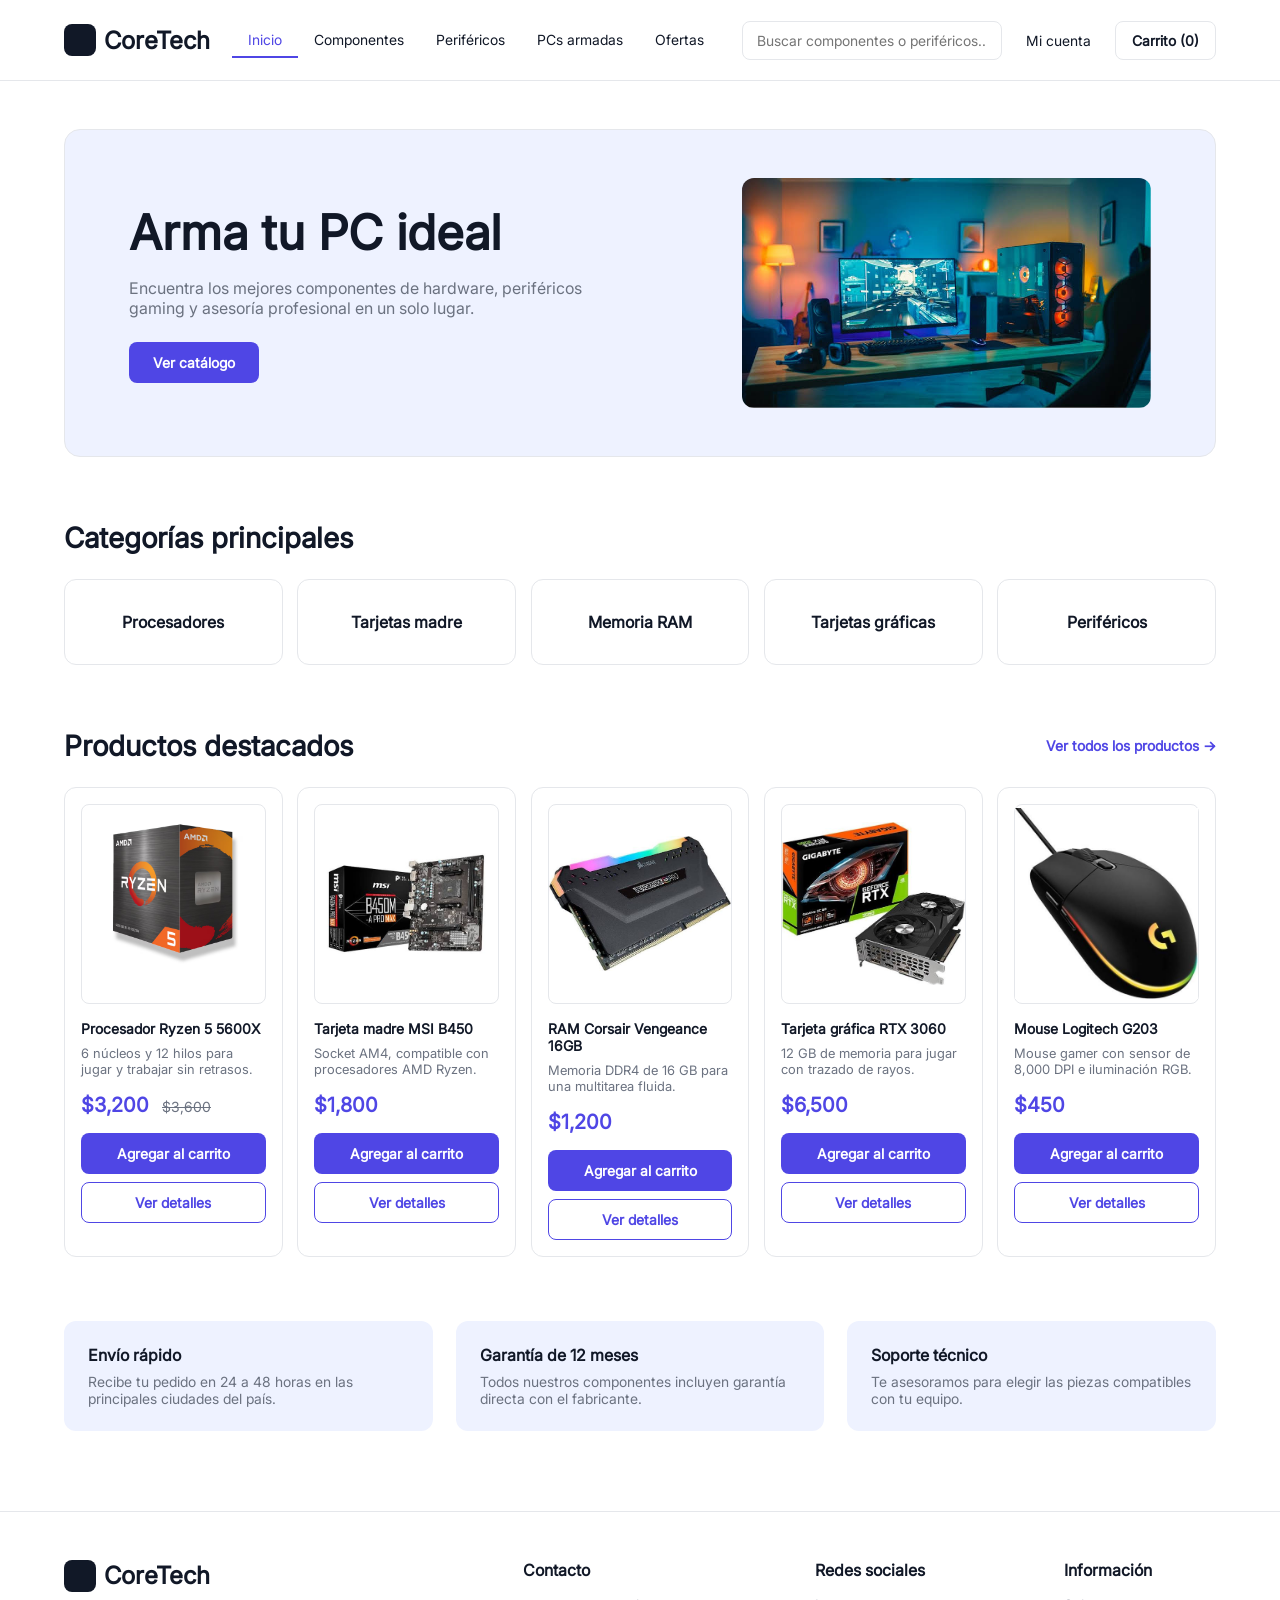
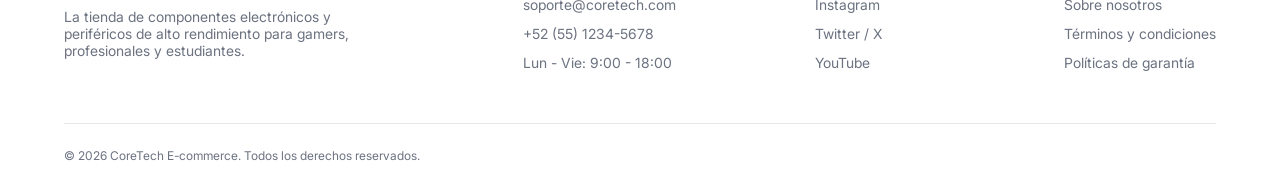
<file: ecommerce/index.html>
<!DOCTYPE html>
<html lang="es">
<head>
    <meta charset="UTF-8">
    <title>CoreTech | Inicio</title>
    <link rel="stylesheet" href="estilos/estilos.css">
</head>
<body>

    <!-- Encabezado: logo, menu, buscador y carrito -->
    <header>
        <div class="contenedor">
            <a href="index.html" class="logo">
                <span class="logo-cuadro"></span>
                CoreTech
            </a>

            <nav>
                <ul>
                    <li><a href="index.html" class="activo">Inicio</a></li>
                    <li>
                        <a href="catalogo.html">Componentes</a>
                        <ul>
                            <li><a href="catalogo.html">Procesadores</a></li>
                            <li><a href="catalogo.html">Tarjetas madre</a></li>
                            <li><a href="catalogo.html">Memoria RAM</a></li>
                            <li><a href="catalogo.html">Tarjetas gráficas</a></li>
                            <li><a href="catalogo.html">Fuentes de poder</a></li>
                            <li><a href="catalogo.html">Gabinetes</a></li>
                            <li><a href="catalogo.html">Almacenamiento</a></li>
                        </ul>
                    </li>
                    <li><a href="catalogo.html">Periféricos</a></li>
                    <li><a href="catalogo.html">PCs armadas</a></li>
                    <li><a href="catalogo.html">Ofertas</a></li>
                </ul>
            </nav>

            <div class="header-acciones">
                <div class="buscador">
                    <input type="text" placeholder="Buscar componentes o periféricos...">
                </div>
                <a href="#" class="enlace-cuenta">Mi cuenta</a>
                <a href="#" class="boton-carrito">Carrito (0)</a>
            </div>
        </div>
    </header>

    <main>
        <div class="contenedor">

            <!-- Banner principal -->
            <section class="banner">
                <div class="banner-texto">
                    <h1>Arma tu PC ideal</h1>
                    <p>Encuentra los mejores componentes de hardware, periféricos gaming y asesoría profesional en un solo lugar.</p>
                    <a href="catalogo.html" class="boton">Ver catálogo</a>
                </div>
                <img src="imagenes/banner-pc-gamer.jfif" alt="PC gamer armada con componentes de alto rendimiento">
            </section>

            <!-- Categorías principales -->
            <section class="seccion">
                <div class="encabezado-seccion">
                    <h2>Categorías principales</h2>
                </div>
                <ul class="lista-categorias">
                    <li><a href="catalogo.html"><h3>Procesadores</h3></a></li>
                    <li><a href="catalogo.html"><h3>Tarjetas madre</h3></a></li>
                    <li><a href="catalogo.html"><h3>Memoria RAM</h3></a></li>
                    <li><a href="catalogo.html"><h3>Tarjetas gráficas</h3></a></li>
                    <li><a href="catalogo.html"><h3>Periféricos</h3></a></li>
                </ul>
            </section>

            <!-- Productos destacados -->
            <section class="seccion">
                <div class="encabezado-seccion">
                    <h2>Productos destacados</h2>
                    <a href="catalogo.html" class="enlace-ver-todos">Ver todos los productos →</a>
                </div>

                <div class="lista-productos">

                    <article class="tarjeta-producto">
                        <div class="imagen-producto">
                            <img src="imagenes/procesador-ryzen-5-5600x.avif" alt="Procesador AMD Ryzen 5 5600X">
                        </div>
                        <h3>Procesador Ryzen 5 5600X</h3>
                        <p class="descripcion-producto">6 núcleos y 12 hilos para jugar y trabajar sin retrasos.</p>
                        <p class="precio">$3,200 <span class="precio-anterior">$3,600</span></p>
                        <a href="#" class="boton boton-ancho">Agregar al carrito</a>
                        <a href="#" class="boton boton-secundario boton-ancho">Ver detalles</a>
                    </article>

                    <article class="tarjeta-producto">
                        <div class="imagen-producto">
                            <img src="imagenes/tarjeta-madre-msi-b450.jfif" alt="Tarjeta madre MSI B450">
                        </div>
                        <h3>Tarjeta madre MSI B450</h3>
                        <p class="descripcion-producto">Socket AM4, compatible con procesadores AMD Ryzen.</p>
                        <p class="precio">$1,800</p>
                        <a href="#" class="boton boton-ancho">Agregar al carrito</a>
                        <a href="#" class="boton boton-secundario boton-ancho">Ver detalles</a>
                    </article>

                    <article class="tarjeta-producto">
                        <div class="imagen-producto">
                            <img src="imagenes/ram-corsair-vengeance-16gb.jfif" alt="Memoria RAM Corsair Vengeance 16GB">
                        </div>
                        <h3>RAM Corsair Vengeance 16GB</h3>
                        <p class="descripcion-producto">Memoria DDR4 de 16 GB para una multitarea fluida.</p>
                        <p class="precio">$1,200</p>
                        <a href="#" class="boton boton-ancho">Agregar al carrito</a>
                        <a href="#" class="boton boton-secundario boton-ancho">Ver detalles</a>
                    </article>

                    <article class="tarjeta-producto">
                        <div class="imagen-producto">
                            <img src="imagenes/tarjeta-grafica-rtx-3060.jfif" alt="Tarjeta gráfica NVIDIA RTX 3060">
                        </div>
                        <h3>Tarjeta gráfica RTX 3060</h3>
                        <p class="descripcion-producto">12 GB de memoria para jugar con trazado de rayos.</p>
                        <p class="precio">$6,500</p>
                        <a href="#" class="boton boton-ancho">Agregar al carrito</a>
                        <a href="#" class="boton boton-secundario boton-ancho">Ver detalles</a>
                    </article>

                    <article class="tarjeta-producto">
                        <div class="imagen-producto">
                            <img src="imagenes/mouse-logitech-g203.jfif" alt="Mouse gamer Logitech G203">
                        </div>
                        <h3>Mouse Logitech G203</h3>
                        <p class="descripcion-producto">Mouse gamer con sensor de 8,000 DPI e iluminación RGB.</p>
                        <p class="precio">$450</p>
                        <a href="#" class="boton boton-ancho">Agregar al carrito</a>
                        <a href="#" class="boton boton-secundario boton-ancho">Ver detalles</a>
                    </article>

                </div>
            </section>

            <!-- Beneficios de comprar en CoreTech -->
            <section class="seccion">
                <ul class="lista-beneficios">
                    <li>
                        <h3>Envío rápido</h3>
                        <p>Recibe tu pedido en 24 a 48 horas en las principales ciudades del país.</p>
                    </li>
                    <li>
                        <h3>Garantía de 12 meses</h3>
                        <p>Todos nuestros componentes incluyen garantía directa con el fabricante.</p>
                    </li>
                    <li>
                        <h3>Soporte técnico</h3>
                        <p>Te asesoramos para elegir las piezas compatibles con tu equipo.</p>
                    </li>
                </ul>
            </section>

        </div>
    </main>

    <!-- Pie de pagina -->
    <footer>
        <div class="contenedor">
            <div class="footer-columnas">
                <div class="footer-marca">
                    <a href="index.html" class="logo">
                        <span class="logo-cuadro"></span>
                        CoreTech
                    </a>
                    <p>La tienda de componentes electrónicos y periféricos de alto rendimiento para gamers, profesionales y estudiantes.</p>
                </div>

                <div>
                    <h3>Contacto</h3>
                    <ul>
                        <li><a href="mailto:soporte@coretech.com">soporte@coretech.com</a></li>
                        <li><a href="tel:+525512345678">+52 (55) 1234-5678</a></li>
                        <li>Lun - Vie: 9:00 - 18:00</li>
                    </ul>
                </div>

                <div>
                    <h3>Redes sociales</h3>
                    <ul>
                        <li><a href="#">Instagram</a></li>
                        <li><a href="#">Twitter / X</a></li>
                        <li><a href="#">YouTube</a></li>
                    </ul>
                </div>

                <div>
                    <h3>Información</h3>
                    <ul>
                        <li><a href="#">Sobre nosotros</a></li>
                        <li><a href="#">Términos y condiciones</a></li>
                        <li><a href="#">Políticas de garantía</a></li>
                    </ul>
                </div>
            </div>

            <p class="footer-derechos">© 2026 CoreTech E-commerce. Todos los derechos reservados.</p>
        </div>
    </footer>

</body>
</html>
</file>
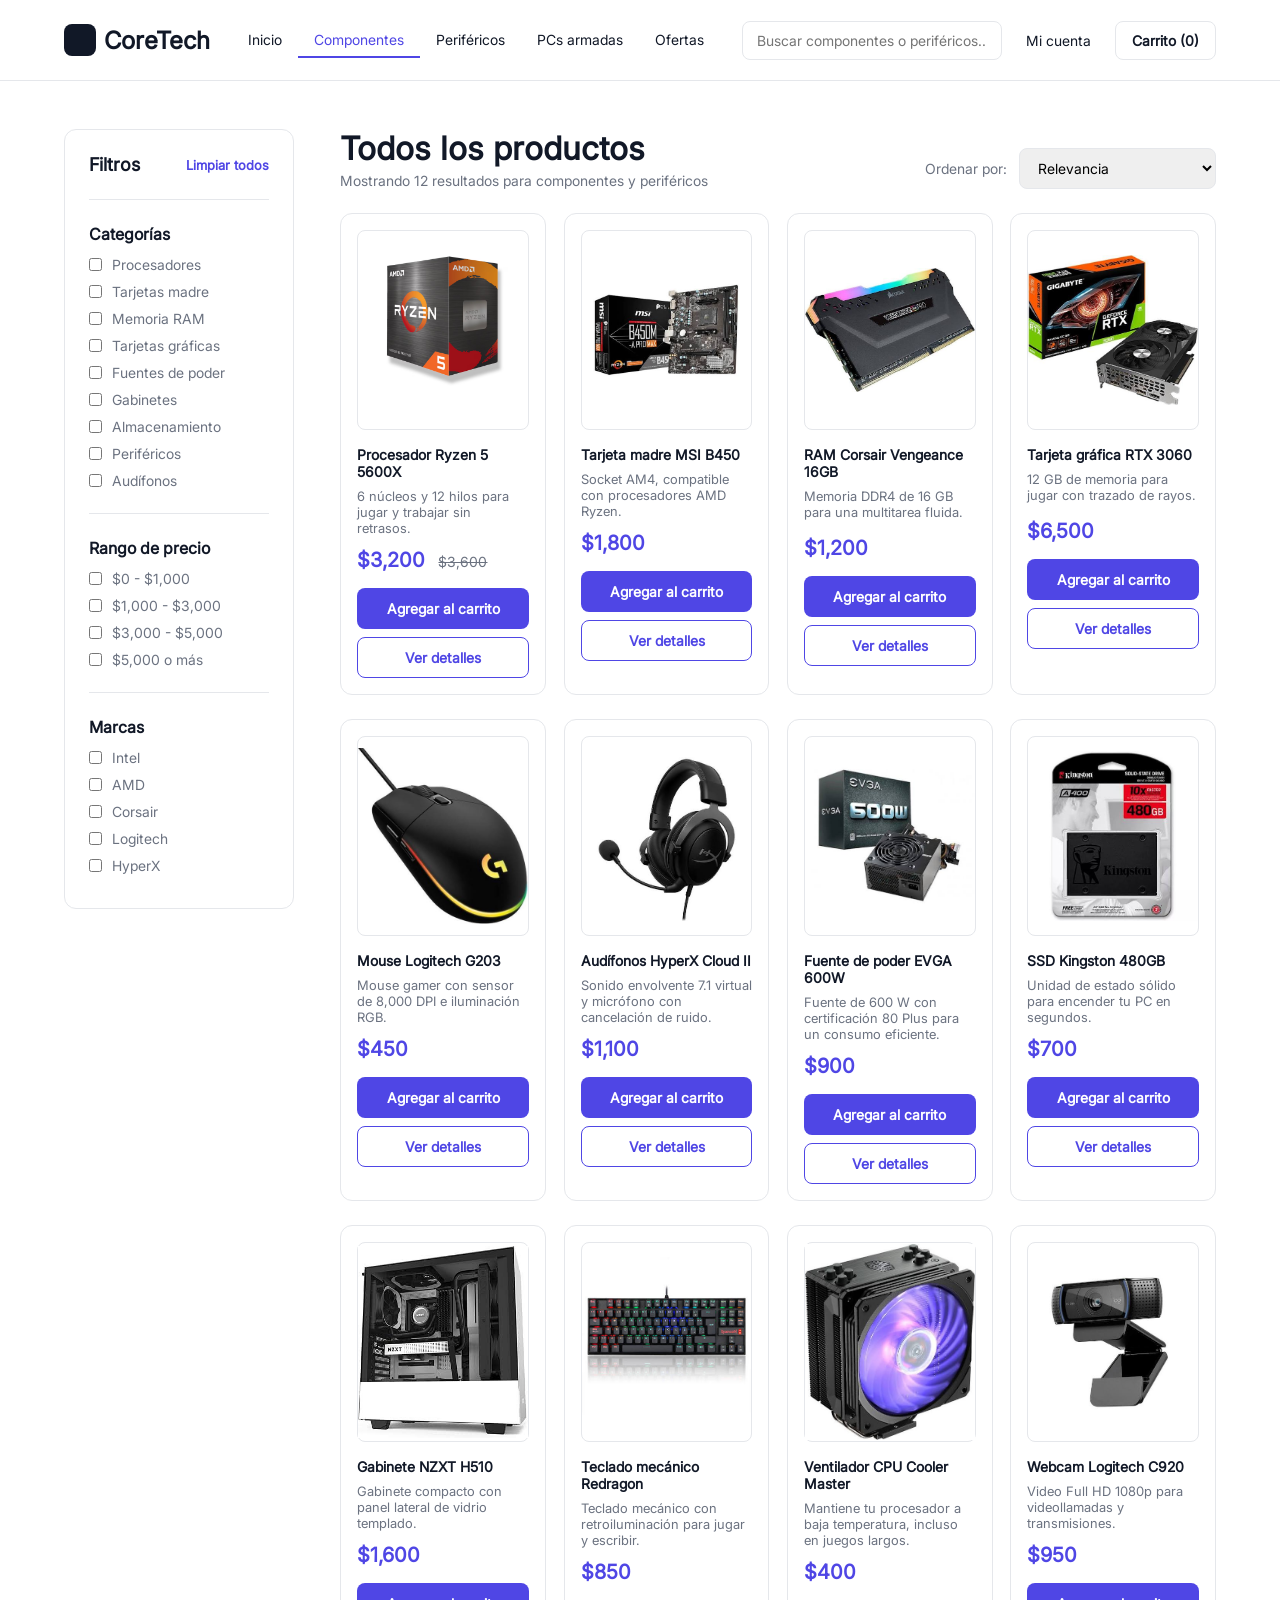
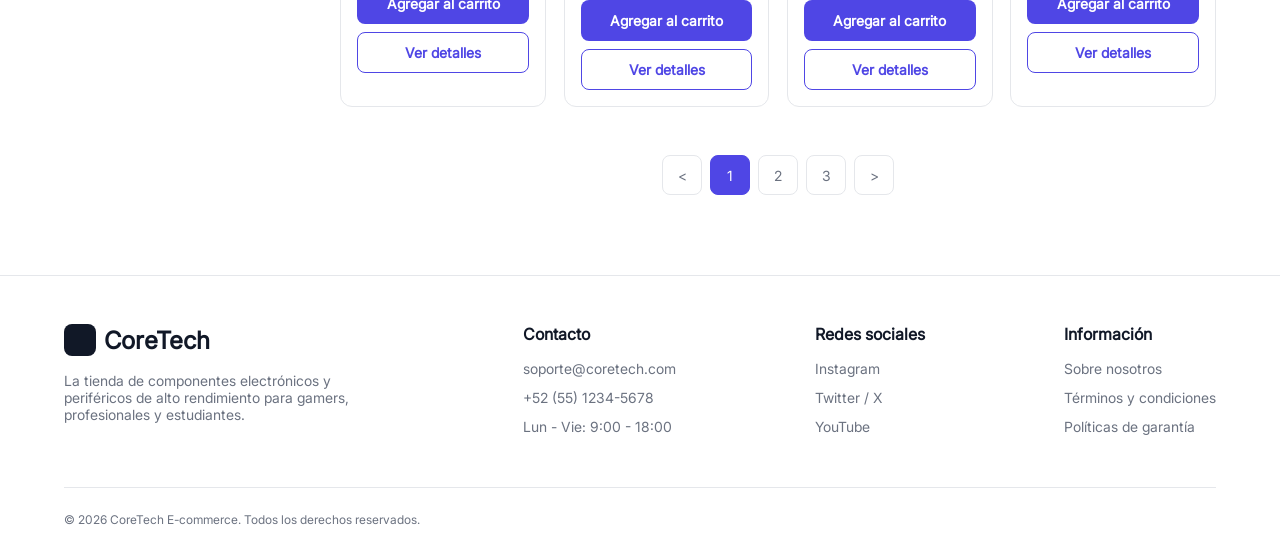
<file: ecommerce/catalogo.html>
<!DOCTYPE html>
<html lang="es">
<head>
    <meta charset="UTF-8">
    <title>CoreTech | Catálogo de Productos</title>
    <link rel="stylesheet" href="estilos/estilos.css">
</head>
<body>

    <!-- Encabezado: logo, menu, buscador y carrito -->
    <header>
        <div class="contenedor">
            <a href="index.html" class="logo">
                <span class="logo-cuadro"></span>
                CoreTech
            </a>

            <nav>
                <ul>
                    <li><a href="index.html">Inicio</a></li>
                    <li>
                        <a href="catalogo.html" class="activo">Componentes</a>
                        <ul>
                            <li><a href="catalogo.html">Procesadores</a></li>
                            <li><a href="catalogo.html">Tarjetas madre</a></li>
                            <li><a href="catalogo.html">Memoria RAM</a></li>
                            <li><a href="catalogo.html">Tarjetas gráficas</a></li>
                            <li><a href="catalogo.html">Fuentes de poder</a></li>
                            <li><a href="catalogo.html">Gabinetes</a></li>
                            <li><a href="catalogo.html">Almacenamiento</a></li>
                        </ul>
                    </li>
                    <li><a href="catalogo.html">Periféricos</a></li>
                    <li><a href="catalogo.html">PCs armadas</a></li>
                    <li><a href="catalogo.html">Ofertas</a></li>
                </ul>
            </nav>

            <div class="header-acciones">
                <div class="buscador">
                    <input type="text" placeholder="Buscar componentes o periféricos...">
                </div>
                <a href="#" class="enlace-cuenta">Mi cuenta</a>
                <a href="#" class="boton-carrito">Carrito (0)</a>
            </div>
        </div>
    </header>

    <main>
        <div class="contenedor">
            <div class="catalogo">

                <!-- Barra lateral de filtros -->
                <aside class="filtros">
                    <div class="encabezado-filtros">
                        <h2>Filtros</h2>
                        <a href="catalogo.html" class="limpiar-filtros">Limpiar todos</a>
                    </div>

                    <div class="grupo-filtro">
                        <h3>Categorías</h3>
                        <ul>
                            <li><label><input type="checkbox"> Procesadores</label></li>
                            <li><label><input type="checkbox"> Tarjetas madre</label></li>
                            <li><label><input type="checkbox"> Memoria RAM</label></li>
                            <li><label><input type="checkbox"> Tarjetas gráficas</label></li>
                            <li><label><input type="checkbox"> Fuentes de poder</label></li>
                            <li><label><input type="checkbox"> Gabinetes</label></li>
                            <li><label><input type="checkbox"> Almacenamiento</label></li>
                            <li><label><input type="checkbox"> Periféricos</label></li>
                            <li><label><input type="checkbox"> Audífonos</label></li>
                        </ul>
                    </div>

                    <div class="grupo-filtro">
                        <h3>Rango de precio</h3>
                        <ul>
                            <li><label><input type="checkbox"> $0 - $1,000</label></li>
                            <li><label><input type="checkbox"> $1,000 - $3,000</label></li>
                            <li><label><input type="checkbox"> $3,000 - $5,000</label></li>
                            <li><label><input type="checkbox"> $5,000 o más</label></li>
                        </ul>
                    </div>

                    <div class="grupo-filtro">
                        <h3>Marcas</h3>
                        <ul>
                            <li><label><input type="checkbox"> Intel</label></li>
                            <li><label><input type="checkbox"> AMD</label></li>
                            <li><label><input type="checkbox"> Corsair</label></li>
                            <li><label><input type="checkbox"> Logitech</label></li>
                            <li><label><input type="checkbox"> HyperX</label></li>
                        </ul>
                    </div>
                </aside>

                <!-- Zona de productos -->
                <section class="zona-productos">
                    <div class="encabezado-catalogo">
                        <div>
                            <h1>Todos los productos</h1>
                            <p>Mostrando 12 resultados para componentes y periféricos</p>
                        </div>
                        <div class="orden">
                            <label for="orden">Ordenar por:</label>
                            <select id="orden">
                                <option>Relevancia</option>
                                <option>Precio: menor a mayor</option>
                                <option>Precio: mayor a menor</option>
                                <option>Nombre (A-Z)</option>
                            </select>
                        </div>
                    </div>

                    <div class="lista-productos">

                        <article class="tarjeta-producto">
                            <div class="imagen-producto"><img src="imagenes/procesador-ryzen-5-5600x.avif" alt="Procesador AMD Ryzen 5 5600X"></div>
                            <h3>Procesador Ryzen 5 5600X</h3>
                            <p class="descripcion-producto">6 núcleos y 12 hilos para jugar y trabajar sin retrasos.</p>
                            <p class="precio">$3,200 <span class="precio-anterior">$3,600</span></p>
                            <a href="#" class="boton boton-ancho">Agregar al carrito</a>
                            <a href="#" class="boton boton-secundario boton-ancho">Ver detalles</a>
                        </article>

                        <article class="tarjeta-producto">
                            <div class="imagen-producto"><img src="imagenes/tarjeta-madre-msi-b450.jfif" alt="Tarjeta madre MSI B450"></div>
                            <h3>Tarjeta madre MSI B450</h3>
                            <p class="descripcion-producto">Socket AM4, compatible con procesadores AMD Ryzen.</p>
                            <p class="precio">$1,800</p>
                            <a href="#" class="boton boton-ancho">Agregar al carrito</a>
                            <a href="#" class="boton boton-secundario boton-ancho">Ver detalles</a>
                        </article>

                        <article class="tarjeta-producto">
                            <div class="imagen-producto"><img src="imagenes/ram-corsair-vengeance-16gb.jfif" alt="Memoria RAM Corsair Vengeance 16GB"></div>
                            <h3>RAM Corsair Vengeance 16GB</h3>
                            <p class="descripcion-producto">Memoria DDR4 de 16 GB para una multitarea fluida.</p>
                            <p class="precio">$1,200</p>
                            <a href="#" class="boton boton-ancho">Agregar al carrito</a>
                            <a href="#" class="boton boton-secundario boton-ancho">Ver detalles</a>
                        </article>

                        <article class="tarjeta-producto">
                            <div class="imagen-producto"><img src="imagenes/tarjeta-grafica-rtx-3060.jfif" alt="Tarjeta gráfica NVIDIA RTX 3060"></div>
                            <h3>Tarjeta gráfica RTX 3060</h3>
                            <p class="descripcion-producto">12 GB de memoria para jugar con trazado de rayos.</p>
                            <p class="precio">$6,500</p>
                            <a href="#" class="boton boton-ancho">Agregar al carrito</a>
                            <a href="#" class="boton boton-secundario boton-ancho">Ver detalles</a>
                        </article>

                        <article class="tarjeta-producto">
                            <div class="imagen-producto"><img src="imagenes/mouse-logitech-g203.jfif" alt="Mouse gamer Logitech G203"></div>
                            <h3>Mouse Logitech G203</h3>
                            <p class="descripcion-producto">Mouse gamer con sensor de 8,000 DPI e iluminación RGB.</p>
                            <p class="precio">$450</p>
                            <a href="#" class="boton boton-ancho">Agregar al carrito</a>
                            <a href="#" class="boton boton-secundario boton-ancho">Ver detalles</a>
                        </article>

                        <article class="tarjeta-producto">
                            <div class="imagen-producto"><img src="imagenes/audifonos-hyperx-cloud-ii.jfif" alt="Audífonos HyperX Cloud II"></div>
                            <h3>Audífonos HyperX Cloud II</h3>
                            <p class="descripcion-producto">Sonido envolvente 7.1 virtual y micrófono con cancelación de ruido.</p>
                            <p class="precio">$1,100</p>
                            <a href="#" class="boton boton-ancho">Agregar al carrito</a>
                            <a href="#" class="boton boton-secundario boton-ancho">Ver detalles</a>
                        </article>

                        <article class="tarjeta-producto">
                            <div class="imagen-producto"><img src="imagenes/fuente-poder-evga-600w.jfif" alt="Fuente de poder EVGA 600W"></div>
                            <h3>Fuente de poder EVGA 600W</h3>
                            <p class="descripcion-producto">Fuente de 600 W con certificación 80 Plus para un consumo eficiente.</p>
                            <p class="precio">$900</p>
                            <a href="#" class="boton boton-ancho">Agregar al carrito</a>
                            <a href="#" class="boton boton-secundario boton-ancho">Ver detalles</a>
                        </article>

                        <article class="tarjeta-producto">
                            <div class="imagen-producto"><img src="imagenes/ssd-kingston-480gb.jfif" alt="SSD Kingston 480GB"></div>
                            <h3>SSD Kingston 480GB</h3>
                            <p class="descripcion-producto">Unidad de estado sólido para encender tu PC en segundos.</p>
                            <p class="precio">$700</p>
                            <a href="#" class="boton boton-ancho">Agregar al carrito</a>
                            <a href="#" class="boton boton-secundario boton-ancho">Ver detalles</a>
                        </article>

                        <article class="tarjeta-producto">
                            <div class="imagen-producto"><img src="imagenes/gabinete-nzxt-h510.jfif" alt="Gabinete NZXT H510"></div>
                            <h3>Gabinete NZXT H510</h3>
                            <p class="descripcion-producto">Gabinete compacto con panel lateral de vidrio templado.</p>
                            <p class="precio">$1,600</p>
                            <a href="#" class="boton boton-ancho">Agregar al carrito</a>
                            <a href="#" class="boton boton-secundario boton-ancho">Ver detalles</a>
                        </article>

                        <article class="tarjeta-producto">
                            <div class="imagen-producto"><img src="imagenes/teclado-mecanico-redragon.jfif" alt="Teclado mecánico Redragon"></div>
                            <h3>Teclado mecánico Redragon</h3>
                            <p class="descripcion-producto">Teclado mecánico con retroiluminación para jugar y escribir.</p>
                            <p class="precio">$850</p>
                            <a href="#" class="boton boton-ancho">Agregar al carrito</a>
                            <a href="#" class="boton boton-secundario boton-ancho">Ver detalles</a>
                        </article>

                        <article class="tarjeta-producto">
                            <div class="imagen-producto"><img src="imagenes/ventilador-cpu-cooler-master.jfif" alt="Ventilador para CPU Cooler Master"></div>
                            <h3>Ventilador CPU Cooler Master</h3>
                            <p class="descripcion-producto">Mantiene tu procesador a baja temperatura, incluso en juegos largos.</p>
                            <p class="precio">$400</p>
                            <a href="#" class="boton boton-ancho">Agregar al carrito</a>
                            <a href="#" class="boton boton-secundario boton-ancho">Ver detalles</a>
                        </article>

                        <article class="tarjeta-producto">
                            <div class="imagen-producto"><img src="imagenes/webcam-logitech-c920.jfif" alt="Webcam Logitech C920"></div>
                            <h3>Webcam Logitech C920</h3>
                            <p class="descripcion-producto">Video Full HD 1080p para videollamadas y transmisiones.</p>
                            <p class="precio">$950</p>
                            <a href="#" class="boton boton-ancho">Agregar al carrito</a>
                            <a href="#" class="boton boton-secundario boton-ancho">Ver detalles</a>
                        </article>

                    </div>

                    <!-- Paginacion -->
                    <div class="paginacion">
                        <a href="#" class="pagina">&lt;</a>
                        <a href="#" class="pagina pagina-activa">1</a>
                        <a href="#" class="pagina">2</a>
                        <a href="#" class="pagina">3</a>
                        <a href="#" class="pagina">&gt;</a>
                    </div>
                </section>

            </div>
        </div>
    </main>

    <!-- Pie de pagina -->
    <footer>
        <div class="contenedor">
            <div class="footer-columnas">
                <div class="footer-marca">
                    <a href="index.html" class="logo">
                        <span class="logo-cuadro"></span>
                        CoreTech
                    </a>
                    <p>La tienda de componentes electrónicos y periféricos de alto rendimiento para gamers, profesionales y estudiantes.</p>
                </div>

                <div>
                    <h3>Contacto</h3>
                    <ul>
                        <li><a href="mailto:soporte@coretech.com">soporte@coretech.com</a></li>
                        <li><a href="tel:+525512345678">+52 (55) 1234-5678</a></li>
                        <li>Lun - Vie: 9:00 - 18:00</li>
                    </ul>
                </div>

                <div>
                    <h3>Redes sociales</h3>
                    <ul>
                        <li><a href="#">Instagram</a></li>
                        <li><a href="#">Twitter / X</a></li>
                        <li><a href="#">YouTube</a></li>
                    </ul>
                </div>

                <div>
                    <h3>Información</h3>
                    <ul>
                        <li><a href="#">Sobre nosotros</a></li>
                        <li><a href="#">Términos y condiciones</a></li>
                        <li><a href="#">Políticas de garantía</a></li>
                    </ul>
                </div>
            </div>

            <p class="footer-derechos">© 2026 CoreTech E-commerce. Todos los derechos reservados.</p>
        </div>
    </footer>

</body>
</html>
</file>
<file: ecommerce/estilos/estilos.css>
/* 1. Reglas generales */

/* Fuente Inter guardada en la carpeta fuentes */
@font-face {
    font-family: "Inter";
    src: url("../fuentes/inter-18pt-regular.ttf");
}

/* Quita los margenes del navegador; el padding y el borde cuentan dentro del ancho */

* {
    margin: 0px;
    padding: 0px;
    box-sizing: border-box;
}

body {
    font-family: 'Inter', Arial, sans-serif;
    font-size: 14px;
    color: #111827;
}

h1 {
    font-size: 48px;
}

h2 {
    font-size: 28px;
}

h3 {
    font-size: 16px;
}

p {
    color: #6B7280;
}

a {
    color: #111827;
    text-decoration: none;
}

ul {
    list-style: none;
}

/* Margen lateral de 64px para header, main y footer */
.contenedor {
    padding: 0px 64px;
}


/* 2. Botones y precios */

.boton {
    display: inline-block;
    padding: 12px 24px;
    background: #4F46E5;
    color: #FFFFFF;
    border-radius: 8px;
    font-weight: 600;
    text-align: center;
    cursor: pointer;
}

.boton:hover {
    background: #4338CA;
}

/* Boton "Ver detalles": fondo blanco y borde de color */
.boton-secundario {
    margin-top: 8px;
    padding: 11px 24px;
    background: #FFFFFF;
    color: #4F46E5;
    border: 1px solid #4F46E5;
}

.boton-secundario:hover {
    background: #EEF2FF;
}

/* Boton que ocupa todo el ancho de la tarjeta */
.boton-ancho {
    display: block;
}

.precio {
    color: #4F46E5;
    font-size: 20px;
    font-weight: 600;
}

/* Precio anterior tachado */
.precio-anterior {
    margin-left: 8px;
    color: #6B7280;
    font-size: 14px;
    font-weight: 400;
    text-decoration: line-through;
}

/* Enlaces de color de acento */
.enlace-ver-todos,
.limpiar-filtros {
    color: #4F46E5;
    font-weight: 600;
}


/* 3. Header */

header {
    border-bottom: 1px solid #E5E7EB;
}

/* Logo a la izquierda, menu al centro, buscador y carrito a la derecha */
header .contenedor {
    display: flex;
    align-items: center;
    justify-content: space-between;
    height: 80px;
}

.logo {
    display: flex;
    align-items: center;
    font-size: 24px;
    font-weight: 700;
}

.logo-cuadro {
    width: 32px;
    height: 32px;
    margin-right: 8px;
    background: #111827;
    border-radius: 8px;
}

/* Menu: lista en fila */
nav ul {
    display: flex;
}

/* Punto de referencia para ubicar el submenu */
nav li {
    position: relative;
}

nav a {
    display: block;
    padding: 8px 16px;
    font-weight: 500;
}

nav a.activo {
    color: #4F46E5;
    border-bottom: 2px solid #4F46E5;
}

/* Submenu: oculto y colocado debajo del li */
nav li ul {
    display: none;
    position: absolute;
    top: 100%;
    left: 0px;
    min-width: 200px;
    padding: 8px 0px;
    background: #FFFFFF;
    border: 1px solid #E5E7EB;
    border-radius: 8px;
}

/* Al pasar el cursor sobre el li, se muestra el submenu */
nav li:hover ul {
    display: block;
}

nav li li a:hover {
    background: #F3F4F6;
}

.header-acciones {
    display: flex;
    align-items: center;
}

.enlace-cuenta {
    margin: 0px 24px;
    font-weight: 500;
}

.boton-carrito {
    padding: 10px 16px;
    border: 1px solid #E5E7EB;
    border-radius: 8px;
    font-weight: 600;
}

/* Buscador y lista "Ordenar por" */
input,
select {
    padding: 10px 14px;
    border: 1px solid #E5E7EB;
    border-radius: 8px;
    font-family: 'Inter', Arial, sans-serif;
    font-size: 14px;
}

.buscador input {
    width: 260px;
}

/* Al pasar el cursor, estos elementos cambian al color de acento */
nav a:hover,
.enlace-cuenta:hover,
.boton-carrito:hover,
footer li a:hover,
.lista-categorias a:hover,
.pagina:hover {
    color: #4F46E5;
}


/* 4. Footer */

footer {
    margin-top: 80px;
    padding: 48px 0px 32px;
    border-top: 1px solid #E5E7EB;
}

.footer-columnas {
    display: flex;
    justify-content: space-between;
}

.footer-marca {
    width: 320px;
}

.footer-marca p {
    margin-top: 16px;
}

footer h3 {
    margin-bottom: 16px;
}

footer li {
    margin-bottom: 12px;
    color: #6B7280;
}

footer li a {
    color: #6B7280;
}

.footer-derechos {
    margin-top: 40px;
    padding-top: 24px;
    border-top: 1px solid #E5E7EB;
    font-size: 12px;
}


/* 5. Contenido principal */

main {
    padding-top: 48px;
}

.seccion {
    margin-top: 64px;
}

/* Titulo a la izquierda y enlace a la derecha */
.encabezado-seccion {
    display: flex;
    align-items: center;
    justify-content: space-between;
    margin-bottom: 24px;
}


/* 6. Banner */

.banner {
    display: flex;
    align-items: center;
    justify-content: space-between;
    padding: 48px 64px;
    background: #EEF2FF;
    border: 1px solid #E5E7EB;
    border-radius: 16px;
}

.banner-texto {
    width: 50%;
}

.banner-texto p {
    margin: 16px 0px 24px;
    font-size: 16px;
}

.banner img {
    width: 40%;
    border-radius: 12px;
}


/* 7. Categorias */

.lista-categorias {
    display: flex;
    justify-content: space-between;
}

/* 5 cajas de 19%; el 5% sobrante queda como separacion */
.lista-categorias li {
    width: 19%;
}

.lista-categorias a {
    display: block;
    padding: 32px 16px;
    border: 1px solid #E5E7EB;
    border-radius: 12px;
    text-align: center;
}


/* 8. Tarjetas de producto */

.lista-productos {
    display: flex;
    justify-content: space-between;
}

.tarjeta-producto {
    position: relative;
    top: 0px;
    width: 19%;
    padding: 16px;
    border: 1px solid #E5E7EB;
    border-radius: 12px;
}

/* Al pasar el cursor, la tarjeta sube 4px y aparece una sombra */
.tarjeta-producto:hover {
    top: -4px;
    box-shadow: 0px 8px 24px #D1D5DB;
}

/* La foto queda centrada y no se pasa del tamano de su caja */
.imagen-producto {
    display: flex;
    align-items: center;
    justify-content: center;
    height: 200px;
    margin-bottom: 16px;
    border: 1px solid #E5E7EB;
    border-radius: 8px;
}

.imagen-producto img {
    max-width: 100%;
    max-height: 100%;
}

.tarjeta-producto h3 {
    font-size: 14px;
}

/* Altura minima para que todos los botones queden alineados */
.descripcion-producto {
    min-height: 36px;
    margin: 8px 0px 12px;
    font-size: 13px;
}

.tarjeta-producto .precio {
    margin-bottom: 16px;
}


/* 9. Catalogo */

/* Filtros a la izquierda y productos a la derecha */
.catalogo {
    display: flex;
    align-items: flex-start;
    justify-content: space-between;
}

.filtros {
    width: 20%;
    padding: 24px;
    border: 1px solid #E5E7EB;
    border-radius: 12px;
}

.encabezado-filtros {
    display: flex;
    align-items: center;
    justify-content: space-between;
}

.encabezado-filtros h2 {
    font-size: 18px;
}

.limpiar-filtros {
    font-size: 13px;
}

/* Cada grupo de filtros se separa con una linea */
.grupo-filtro {
    margin-top: 24px;
    padding-top: 24px;
    border-top: 1px solid #E5E7EB;
}

.grupo-filtro h3 {
    margin-bottom: 12px;
}

.grupo-filtro li {
    margin-bottom: 10px;
}

.grupo-filtro label {
    display: flex;
    align-items: center;
    color: #6B7280;
    cursor: pointer;
}

.grupo-filtro input {
    margin-right: 10px;
}

.zona-productos {
    width: 76%;
}

.encabezado-catalogo {
    display: flex;
    align-items: flex-end;
    justify-content: space-between;
    margin-bottom: 24px;
}

.encabezado-catalogo h1 {
    font-size: 32px;
}

.encabezado-catalogo p {
    margin-top: 4px;
}

.orden label {
    margin-right: 8px;
    color: #6B7280;
}

/* 4 tarjetas de 23.5% por fila; flex-wrap baja las demas a la siguiente fila */
.catalogo .lista-productos {
    flex-wrap: wrap;
}

.catalogo .tarjeta-producto {
    width: 23.5%;
    margin-bottom: 24px;
}


/* 10. Paginacion */

.paginacion {
    display: flex;
    justify-content: center;
    margin-top: 24px;
}

.pagina {
    display: flex;
    align-items: center;
    justify-content: center;
    width: 40px;
    height: 40px;
    margin: 0px 4px;
    color: #6B7280;
    border: 1px solid #E5E7EB;
    border-radius: 8px;
}

.pagina-activa,
.pagina-activa:hover {
    color: #FFFFFF;
    background: #4F46E5;
    border-color: #4F46E5;
}


/* 11. Beneficios */

.lista-beneficios {
    display: flex;
    justify-content: space-between;
}

/* 3 cajas de 32%; el 4% sobrante queda como separacion */
.lista-beneficios li {
    width: 32%;
    padding: 24px;
    background: #EEF2FF;
    border-radius: 12px;
}

.lista-beneficios p {
    margin-top: 8px;
}
</file>
